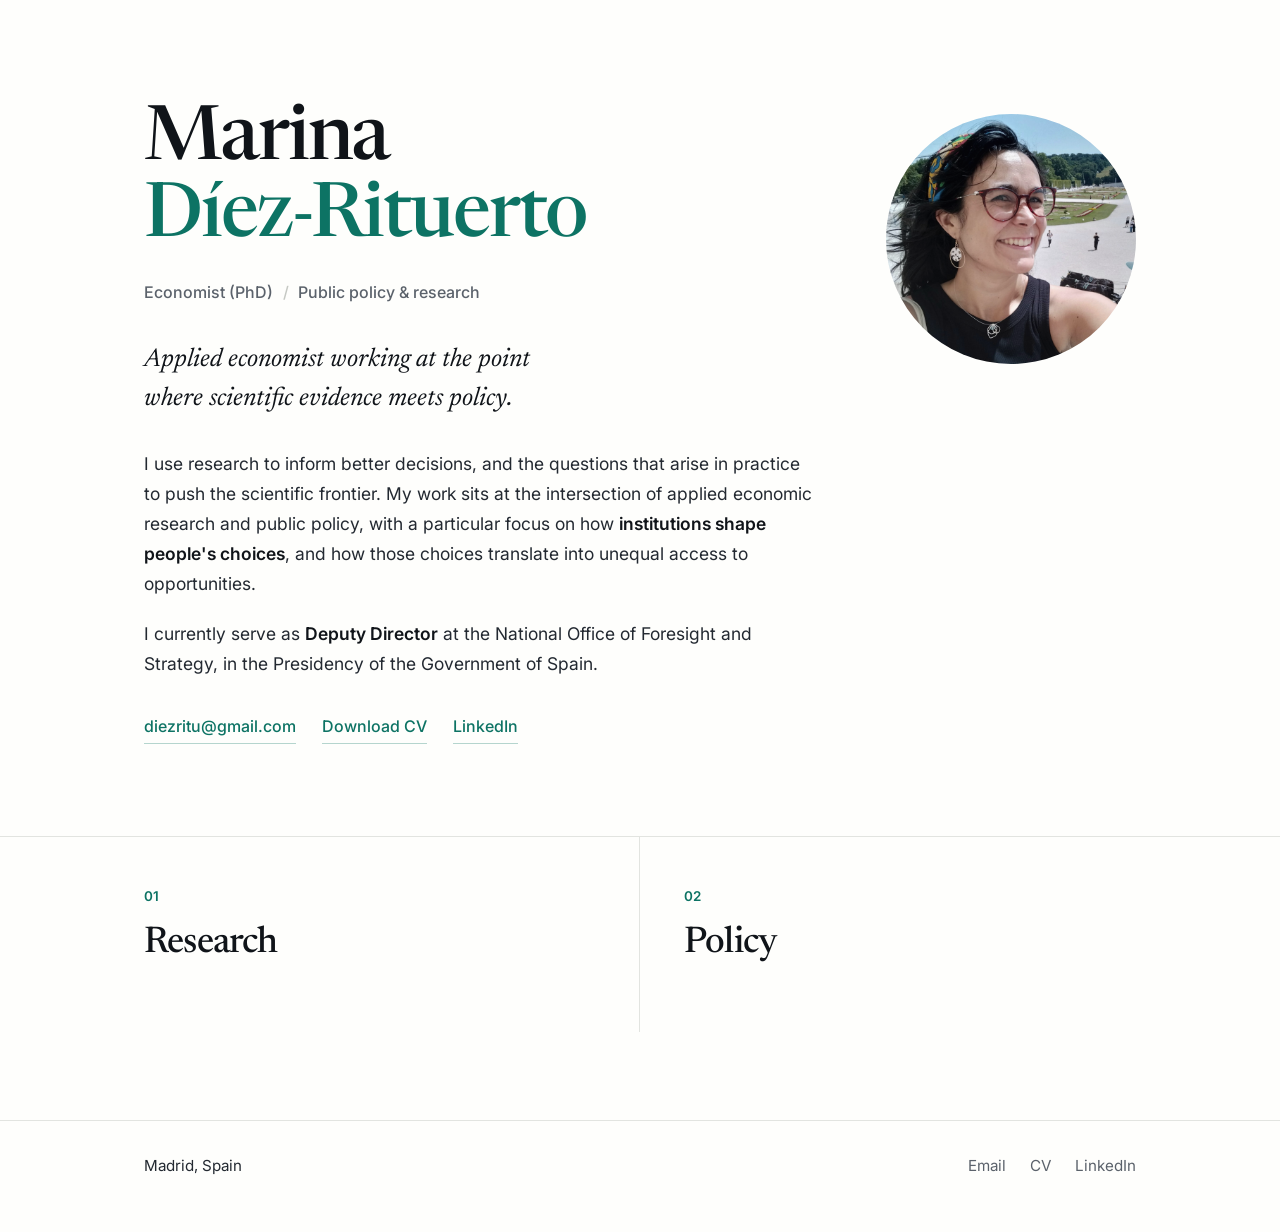
<file: index.html>
<!DOCTYPE html>
<html lang="en">
<head>
<meta charset="utf-8">
<meta name="viewport" content="width=device-width, initial-scale=1">
<title>Marina Díez-Rituerto — Economist</title>
<meta name="description" content="Marina Díez-Rituerto, applied economist (PhD) working across academic research and public policy.">
<link rel="preconnect" href="https://fonts.googleapis.com">
<link rel="preconnect" href="https://fonts.gstatic.com" crossorigin>
<link href="https://fonts.googleapis.com/css2?family=Inter:wght@400;500;600&family=Newsreader:ital,opsz,wght@0,6..72,400;0,6..72,500;0,6..72,600;1,6..72,400&display=swap" rel="stylesheet">
<link rel="stylesheet" href="style.css">
</head>
<body>
<a class="skip" href="#main">Skip to content</a>

<main id="main">

  <section class="hero">
    <div class="wrap">

      <div>
        <h1>Marina<span class="surname">Díez-Rituerto</span></h1>

        <p class="kicker">Economist (PhD)<span class="sep">/</span>Public policy &amp; research</p>

        <p class="lead">Applied economist working at the point where scientific evidence meets policy.</p>

        <p class="body">I use research to inform better decisions, and the questions that arise in
          practice to push the scientific frontier. My work sits at the intersection of applied
          economic research and public policy, with a particular focus on how
          <b>institutions shape people's choices</b>,  and how those choices
          translate into unequal access to opportunities.</p>

        <p class="body">I currently serve as <b>Deputy Director</b> at the National Office of
          Foresight and Strategy, in the Presidency of the Government of Spain.</p>

        <p class="hero-actions">
          <a href="mailto:diezritu@gmail.com">diezritu@gmail.com</a>
          <a href="cv.pdf">Download CV</a>
          <a href="https://www.linkedin.com/in/mdiezritu/">LinkedIn</a>
        </p>
      </div>

      <!-- FOTO: sustituye el <div class="portrait-empty">…</div> por
           <img src="foto.jpg" alt="Marina Díez-Rituerto"> -->
      <figure class="portrait">
        <img src="foto.jpg" alt="Marina Díez-Rituerto">
      </figure>

    </div>
  </section>

  <section class="doors" aria-label="Sections">
    <div class="wrap">

      <a class="door" href="research.html">
        <span class="no">01</span>
        <h2>Research</h2>
        
      </a>

      <a class="door" href="policy.html">
        <span class="no">02</span>
        <h2>Policy</h2>
       
      </a>

    </div>
  </section>

</main>

<footer class="foot">
  <div class="wrap">
    <span>Madrid, Spain</span>
    <span class="links">
      <a href="mailto:diezritu@gmail.com">Email</a>
      <a href="cv.pdf">CV</a>
      <a href="https://www.linkedin.com/in/mdiezritu/">LinkedIn</a>
    </span>
  </div>
</footer>

</body>
</html>
</file>
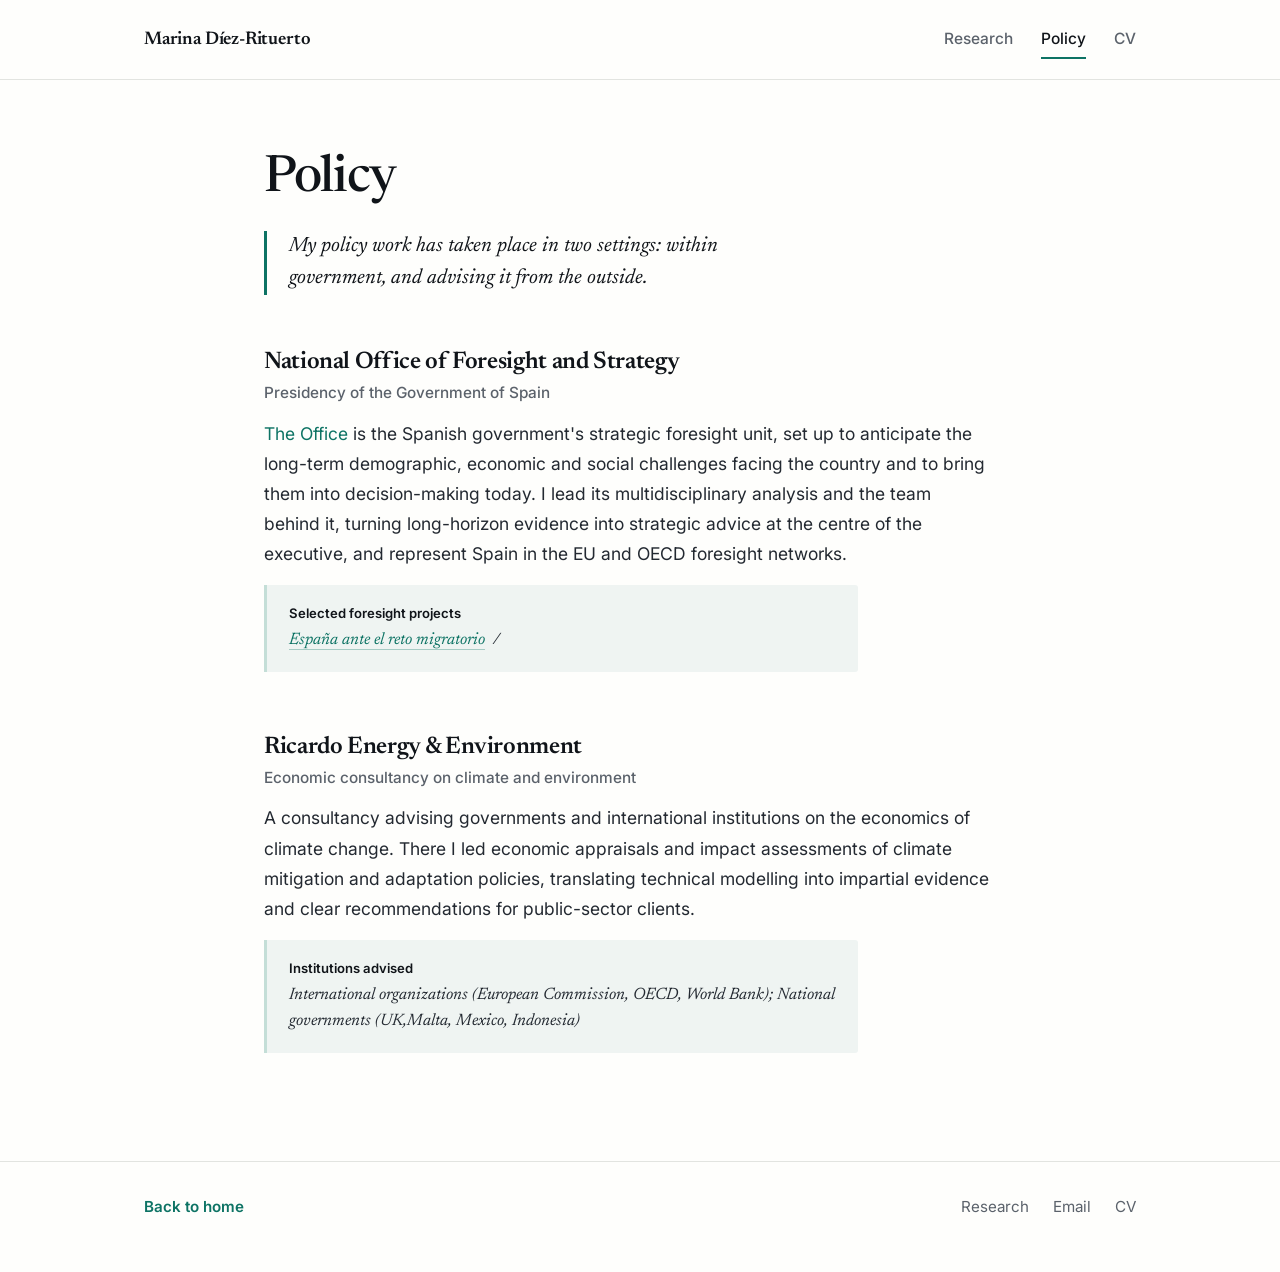
<file: policy.html>
<!DOCTYPE html>
<html lang="en">
<head>
<meta charset="utf-8">
<meta name="viewport" content="width=device-width, initial-scale=1">
<title>Policy — Marina Díez-Rituerto</title>
<meta name="description" content="Policy work by Marina Díez-Rituerto: strategic foresight in the Spanish government and climate policy advice.">
<link rel="preconnect" href="https://fonts.googleapis.com">
<link rel="preconnect" href="https://fonts.gstatic.com" crossorigin>
<link href="https://fonts.googleapis.com/css2?family=Inter:wght@400;500;600&family=Newsreader:ital,opsz,wght@0,6..72,400;0,6..72,500;0,6..72,600;1,6..72,400&display=swap" rel="stylesheet">
<link rel="stylesheet" href="style.css">
</head>
<body>
<a class="skip" href="#main">Skip to content</a>

<header class="topbar">
  <div class="wrap">
    <a class="who" href="index.html">Marina Díez-Rituerto</a>
    <nav aria-label="Sections">
      <a href="research.html">Research</a>
      <a href="policy.html" aria-current="page">Policy</a>
      <a href="cv.pdf">CV</a>
    </nav>
  </div>
</header>

<main class="page" id="main">
  <div class="wrap">

    <h1 class="page-title">Policy</h1>

    <p class="page-intro">My policy work has taken place in two settings: within government, and advising it from the outside.</p>

    <div class="block">
      <h3 class="block-title">National Office of Foresight and Strategy
        <span class="org">Presidency of the Government of Spain</span></h3>

            <p><a href="https://futuros.gob.es/">The Office</a> is the Spanish government's strategic
        foresight unit, set up to anticipate the long-term demographic, economic and social
        challenges facing the country and to bring them into decision-making today. I lead its
        multidisciplinary analysis and the team behind it, turning long-horizon evidence into
        strategic advice at the centre of the executive, and represent Spain in the EU and OECD
        foresight networks.</p>

      <p class="tagline"><b>Selected foresight projects</b>
        <a href="https://futuros.gob.es/nuestro-trabajo/reto-migratorio">España ante el reto migratorio</a>
        &nbsp;/&nbsp;
        </p>
    </div>

    <div class="block">
      <h3 class="block-title">Ricardo Energy &amp; Environment
        <span class="org">Economic consultancy on climate and environment</span></h3>

      <p>A consultancy advising governments and international institutions on the economics of
        climate change. There I led economic appraisals and impact assessments of climate mitigation
        and adaptation policies, translating technical modelling into impartial evidence and clear
        recommendations for public-sector clients.</p>

           <p class="tagline"><b>Institutions advised</b>
        International organizations (European Commission, OECD, World Bank);
        National governments (UK,Malta, Mexico, Indonesia) </p>
    </div>

  </div>
</main>

<footer class="foot">
  <div class="wrap">
    <a class="back" href="index.html">Back to home</a>
    <span class="links">
      <a href="research.html">Research</a>
      <a href="mailto:diezritu@gmail.com">Email</a>
      <a href="cv.pdf">CV</a>
    </span>
  </div>
</footer>

</body>
</html>
</file>
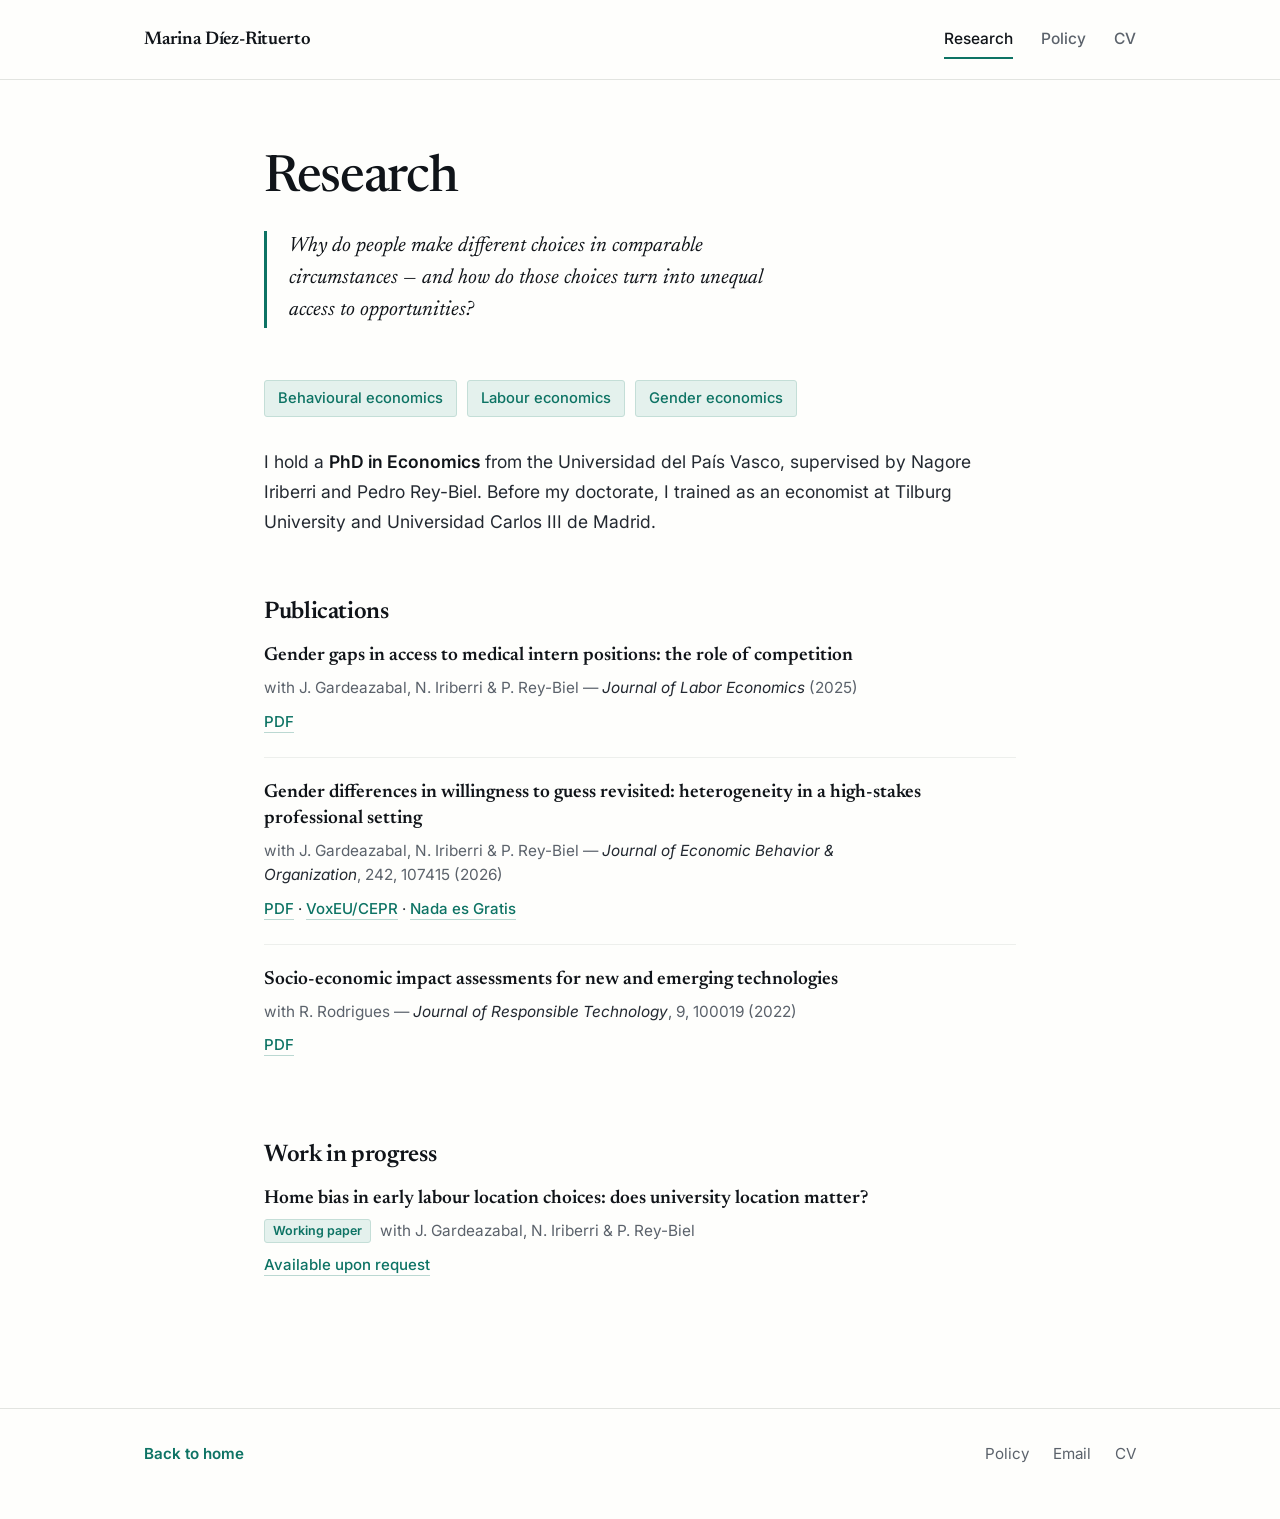
<file: research.html>
<!DOCTYPE html>
<html lang="en">
<head>
<meta charset="utf-8">
<meta name="viewport" content="width=device-width, initial-scale=1">
<title>Research — Marina Díez-Rituerto</title>
<meta name="description" content="Research by Marina Díez-Rituerto: behavioural, labour and gender economics.">
<link rel="preconnect" href="https://fonts.googleapis.com">
<link rel="preconnect" href="https://fonts.gstatic.com" crossorigin>
<link href="https://fonts.googleapis.com/css2?family=Inter:wght@400;500;600&family=Newsreader:ital,opsz,wght@0,6..72,400;0,6..72,500;0,6..72,600;1,6..72,400&display=swap" rel="stylesheet">
<link rel="stylesheet" href="style.css">
</head>
<body>
<a class="skip" href="#main">Skip to content</a>

<header class="topbar">
  <div class="wrap">
    <a class="who" href="index.html">Marina Díez-Rituerto</a>
    <nav aria-label="Sections">
      <a href="research.html" aria-current="page">Research</a>
      <a href="policy.html">Policy</a>
      <a href="cv.pdf">CV</a>
    </nav>
  </div>
</header>

<main class="page" id="main">
  <div class="wrap">

    <h1 class="page-title">Research</h1>

    <p class="page-intro">Why do people make different choices in comparable circumstances — and how
      do those choices turn into unequal access to opportunities?</p>

    <div class="block">
      <ul class="fields">
        <li>Behavioural economics</li>
        <li>Labour economics</li>
        <li>Gender economics</li>
      </ul>

      <p>I hold a <b>PhD in Economics</b> from the Universidad del País Vasco, supervised by Nagore
        Iriberri and Pedro Rey-Biel. Before my doctorate, I trained as an economist at Tilburg University and Universidad
        Carlos III de Madrid.</p>

        </div>

    <div class="block">
      <h3 class="block-title">Publications</h3>
      <ul class="works">

        <li>
  <p class="title">Gender gaps in access to medical intern positions: the role of competition</p>
  <p class="meta">with J. Gardeazabal, N. Iriberri &amp; P. Rey-Biel —
    <em>Journal of Labor Economics</em> (2025)</p>
  <p class="links"><a href="https://drive.google.com/file/d/1LLs9Ufi81J_QpraOVpGdQCGk-3eo0J-N/view">PDF</a></p>
</li>

<li>
  <p class="title">Gender differences in willingness to guess revisited: heterogeneity in a
    high-stakes professional setting</p>
  <p class="meta">with J. Gardeazabal, N. Iriberri &amp; P. Rey-Biel —
    <em>Journal of Economic Behavior &amp; Organization</em>, 242, 107415 (2026)</p>
  <p class="links"><a href="phttps://drive.google.com/file/d/1jH0CHxH7jaahuNOrvxtO38aab0vnxAaB/view?pli=1">PDF</a> ·
    <a href="https://cepr.org/voxeu/columns/heterogeneity-gender-differences-willingness-guess">VoxEU/CEPR</a> ·
    <a href="https://nadaesgratis.es/pedro-rey-biel/por-que-no-penalizar-las-respuestas-incorrectas-en-los-examenes-tipo-test">Nada es Gratis</a></p>
</li>

<li>
  <p class="title">Socio-economic impact assessments for new and emerging technologies</p>
  <p class="meta">with R. Rodrigues — <em>Journal of Responsible Technology</em>, 9, 100019 (2022)</p>
  <p class="links"><a href="https://drive.google.com/file/d/1P-VdYEFsPwz2gPLvphAsiz1ukH7QQ7Ie/view">PDF</a></p>
</li>

      </ul>
    </div>

    <div class="block">
      <h3 class="block-title">Work in progress</h3>
      <ul class="works">
        <li>
          <p class="title">Home bias in early labour location choices: does university location matter?</p>
          <p class="meta"><span class="flag">Working paper</span>with J. Gardeazabal, N. Iriberri
            &amp; P. Rey-Biel</p>
          <p class="links"><a href="mailto:diezritu@gmail.com">Available upon request</a></p>
        </li>
      </ul>
          </div>

  </div>
</main>

<footer class="foot">
  <div class="wrap">
    <a class="back" href="index.html">Back to home</a>
    <span class="links">
      <a href="policy.html">Policy</a>
      <a href="mailto:diezritu@gmail.com">Email</a>
      <a href="cv.pdf">CV</a>
    </span>
  </div>
</footer>

</body>
</html>
</file>
<file: style.css>
/* ------------------------------------------------------------------
   Marina Díez-Rituerto — hoja de estilos común a las tres páginas
   Papel claro, texto de alto contraste, acento verde vivo
------------------------------------------------------------------- */

:root{
  --paper:#FEFEFC;
  --panel:#EFF4F2;
  --ink:#101419;        /* titulares */
  --text:#232931;       /* texto corrido */
  --muted:#5B626B;      /* metadatos y notas al pie */
  --line:#E2E4E0;
  --line-soft:#EDEFEC;
  --accent:#0D7364;
  --accent-dark:#0A574B;
  --accent-bg:#E4F1ED;
  --accent-border:#C4DED7;

  --serif:"Newsreader",Georgia,"Times New Roman",serif;
  --sans:"Inter",system-ui,-apple-system,sans-serif;

  --measure:66ch;
  --page:1080px;
}

*{box-sizing:border-box}
html{scroll-behavior:smooth}
@media (prefers-reduced-motion:reduce){
  html{scroll-behavior:auto}
  *{transition:none !important}
}

body{
  margin:0;
  background:var(--paper);
  color:var(--text);
  font-family:var(--sans);
  font-size:17.5px;
  line-height:1.72;
  -webkit-font-smoothing:antialiased;
  text-rendering:optimizeLegibility;
}

a{color:var(--accent);text-decoration:none}
a:hover{color:var(--accent-dark)}
:focus-visible{outline:2px solid var(--accent);outline-offset:3px;border-radius:2px}

.skip{position:absolute;left:-999px}
.skip:focus{left:12px;top:12px;background:var(--ink);color:#fff;padding:10px 14px;z-index:50}

.wrap{max-width:var(--page);margin:0 auto;padding:0 44px}

/* ---------- barra superior (páginas interiores) ---------- */

.topbar{border-bottom:1px solid var(--line);background:var(--paper)}
.topbar .wrap{
  display:flex;align-items:baseline;justify-content:space-between;
  gap:24px;padding-top:24px;padding-bottom:20px;
}
.topbar .who{
  font-family:var(--serif);font-weight:600;font-size:1.15rem;
  color:var(--ink);letter-spacing:-.01em;
}
.topbar .who:hover{color:var(--accent)}
.topbar nav{display:flex;gap:28px;font-size:.97rem;font-weight:500}
.topbar nav a{color:var(--muted);padding-bottom:4px;border-bottom:2px solid transparent}
.topbar nav a:hover{color:var(--ink)}
.topbar nav a[aria-current="page"]{color:var(--ink);border-bottom-color:var(--accent)}

/* ---------- portada ---------- */

.hero{padding:104px 0 76px}
.hero .wrap{
  display:grid;grid-template-columns:1fr 250px;
  gap:72px;align-items:start;
}
.hero h1{
  font-family:var(--serif);font-weight:500;
  font-size:clamp(2.9rem,6.6vw,4.7rem);
  line-height:1.02;letter-spacing:-.028em;
  color:var(--ink);margin:0 0 22px;
}
.hero h1 .surname{display:block;color:var(--accent)}
.kicker{
  font-weight:500;font-size:1rem;color:var(--muted);margin:0 0 34px;
}
.kicker .sep{color:#C6C9C4;margin:0 .6em}
.lead{
  font-family:var(--serif);font-weight:400;font-style:italic;
  font-size:clamp(1.32rem,2.5vw,1.62rem);line-height:1.5;
  max-width:30ch;margin:0 0 30px;color:var(--ink);
}
.hero p.body{max-width:var(--measure);margin:0 0 20px;color:var(--text)}
.hero p.body b{color:var(--ink);font-weight:600}

.hero-actions{display:flex;flex-wrap:wrap;gap:12px 26px;margin-top:34px;font-size:1rem}
.hero-actions a{
  font-weight:500;border-bottom:1.5px solid rgba(13,115,100,.3);padding-bottom:2px;
  transition:border-color .15s ease;
}
.hero-actions a:hover{border-bottom-color:var(--accent)}

/* retrato: circular, suave, sin recorte duro */
.portrait{margin:10px 0 0;max-width:250px}
.portrait img{
  width:100%;aspect-ratio:1/1;object-fit:cover;object-position:58% 32%;
  display:block;border-radius:50%;
  filter:saturate(.78) contrast(.97);
}
.portrait-empty{
  width:100%;aspect-ratio:1/1;border:1px dashed var(--line);border-radius:50%;
  background:var(--panel);display:flex;align-items:center;justify-content:center;
  text-align:center;padding:26px;color:var(--muted);font-size:.85rem;line-height:1.45;
}
.portrait figcaption{margin-top:12px;font-size:.83rem;color:var(--muted);text-align:center}

/* ---------- las dos puertas: Research / Policy ---------- */

.doors{border-top:1px solid var(--line);padding-bottom:88px;background:var(--paper)}
.doors .wrap{display:grid;grid-template-columns:1fr 1fr;gap:0}
.door{
  display:block;padding:48px 44px 52px;color:var(--text);
  border-right:1px solid var(--line);
  transition:background .18s ease;
}
.door:last-child{border-right:0}
.door .no{
  display:block;font-size:.84rem;font-weight:600;letter-spacing:.02em;
  color:var(--accent);margin-bottom:16px;
}
.door h2{
  font-family:var(--serif);font-weight:500;font-size:2.3rem;line-height:1.1;
  letter-spacing:-.022em;margin:0 0 14px;color:var(--ink);
  display:inline-block;border-bottom:2px solid transparent;
  transition:border-color .18s ease,color .18s ease;
}
.door p{margin:0;color:var(--muted);font-size:1rem;max-width:36ch}
.door:hover{background:var(--panel)}
.door:hover h2{color:var(--accent);border-bottom-color:var(--accent)}

.doors .wrap > .door:first-child{padding-left:0}

/* ---------- páginas interiores ---------- */

main.page{padding:72px 0 108px}
main.page .wrap{max-width:840px}

.page-title{
  font-family:var(--serif);font-weight:500;
  font-size:clamp(2.3rem,4.8vw,3.2rem);line-height:1.08;letter-spacing:-.026em;
  color:var(--ink);margin:0 0 24px;
}
.page-intro{
  font-family:var(--serif);font-style:italic;font-size:1.3rem;line-height:1.55;
  color:var(--ink);max-width:46ch;margin:0 0 52px;
  padding-left:22px;border-left:3px solid var(--accent);
}

.block{margin-bottom:60px}
.block:last-child{margin-bottom:0}

h3.block-title{
  font-family:var(--serif);font-weight:600;font-size:1.5rem;line-height:1.25;
  letter-spacing:-.015em;color:var(--ink);margin:0 0 16px;
}
h3.block-title .org{
  display:block;font-size:.96rem;font-family:var(--sans);
  font-weight:500;color:var(--muted);margin-top:6px;letter-spacing:0;
}

.block p{max-width:var(--measure);margin:0 0 16px;color:var(--text)}
.block p:last-child{margin-bottom:0}
.block p b{color:var(--ink);font-weight:600}
.block em{color:var(--ink)}

/* línea de cierre (proyectos / instituciones) */
.tagline{
  margin-top:24px;padding:18px 22px;border-left:3px solid var(--accent-border);
  background:var(--panel);border-radius:0 3px 3px 0;
  font-family:var(--serif);font-style:italic;font-size:1.04rem;line-height:1.55;
  color:var(--ink);max-width:var(--measure);
}
.tagline b{
  font-style:normal;font-family:var(--sans);font-size:.82rem;
  font-weight:600;color:var(--accent);display:block;margin-bottom:5px;
}
.tagline a{border-bottom:1.5px solid rgba(13,115,100,.32);padding-bottom:1px}
.tagline a:hover{border-bottom-color:var(--accent)}

/* campos de interés */
.fields{display:flex;flex-wrap:wrap;gap:9px 10px;margin:0 0 30px;padding:0;list-style:none}
.fields li{
  font-size:.92rem;font-weight:500;color:var(--accent);
  background:var(--accent-bg);border:1px solid var(--accent-border);
  border-radius:3px;padding:5px 13px;
}

/* listas de publicaciones */
.works{list-style:none;margin:0;padding:0}
.works li{padding:22px 0;border-top:1px solid var(--line-soft)}
.works li:first-child{border-top:0;padding-top:0}
.works .title{
  font-family:var(--serif);font-weight:600;font-size:1.18rem;line-height:1.38;
  color:var(--ink);margin:0 0 7px;max-width:var(--measure);
}
.works .meta{margin:0;color:var(--muted);font-size:.96rem;line-height:1.55}
.works .meta em{font-style:italic;color:var(--text)}
.works .flag{
  display:inline-block;font-size:.78rem;font-weight:600;color:var(--accent);
  background:var(--accent-bg);border:1px solid var(--accent-border);
  border-radius:3px;padding:1px 8px;margin-right:9px;vertical-align:1px;
}
.works .links{margin-top:9px;font-size:.94rem}
.works .links a{font-weight:500;border-bottom:1.5px solid rgba(13,115,100,.28);padding-bottom:1px}
.works .links a:hover{border-bottom-color:var(--accent)}

.footnote{margin-top:26px;color:var(--muted);font-size:.94rem;max-width:var(--measure)}

/* ---------- pie ---------- */

.foot{border-top:1px solid var(--line);padding:32px 0 52px;font-size:.95rem}
.foot .wrap{display:flex;flex-wrap:wrap;gap:12px 26px;align-items:baseline;
  justify-content:space-between}
.foot .links{display:flex;flex-wrap:wrap;gap:12px 24px}
.foot a{color:var(--muted)}
.foot a:hover{color:var(--accent)}
.foot .back{font-weight:600;color:var(--accent)}

/* ---------- responsive ---------- */

@media (max-width:860px){
  body{font-size:17px;line-height:1.68}
  .wrap{padding:0 24px}
  .hero{padding:48px 0 48px}
  .hero .wrap{grid-template-columns:1fr;gap:32px}
  .portrait{max-width:150px;order:-1}
  .lead{max-width:100%}
  .doors .wrap{grid-template-columns:1fr}
  .door{border-right:0;border-bottom:1px solid var(--line);padding:36px 0 38px}
  .doors .wrap > .door:first-child{padding-left:0}
  .door:last-child{border-bottom:0}
  .door h2{font-size:1.85rem}
  main.page{padding:48px 0 76px}
  .page-intro{font-size:1.18rem;margin-bottom:40px}
  .topbar nav{gap:20px}
  .topbar .wrap{flex-wrap:wrap}
}
</file>
